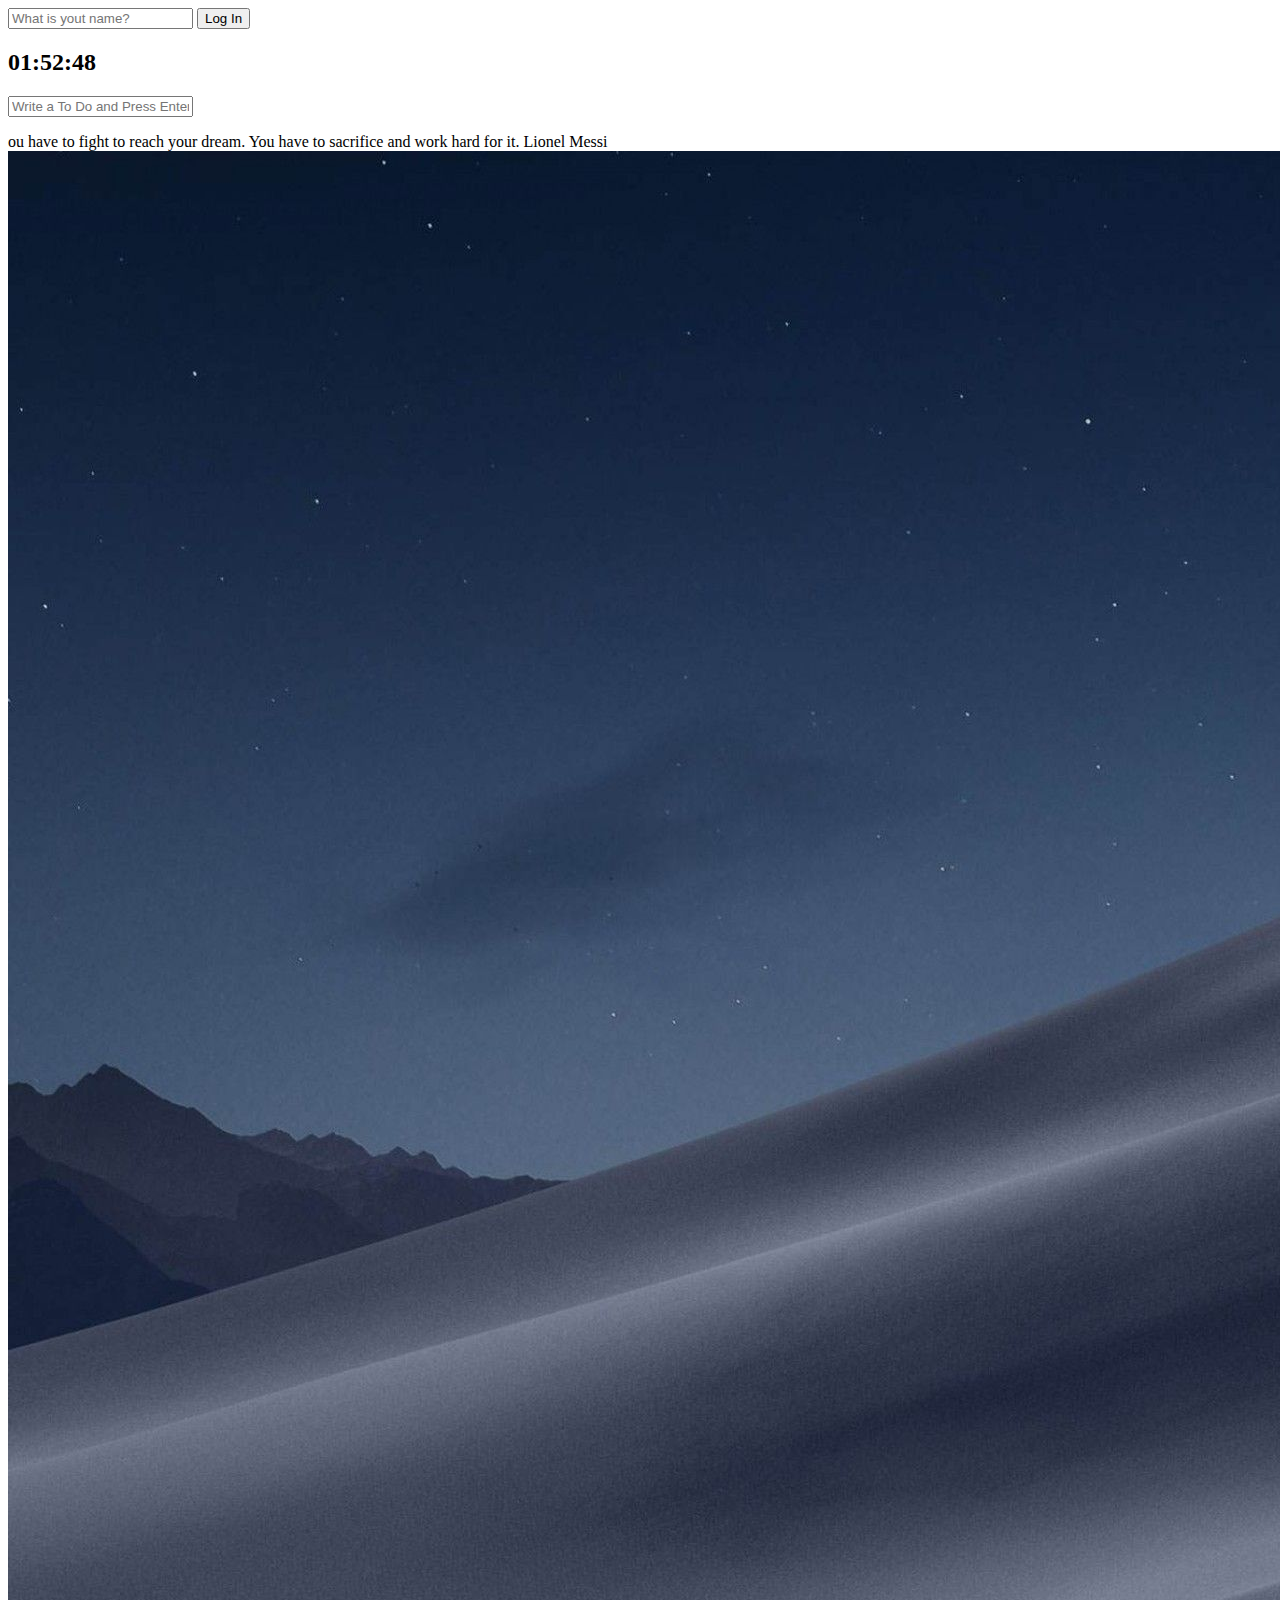
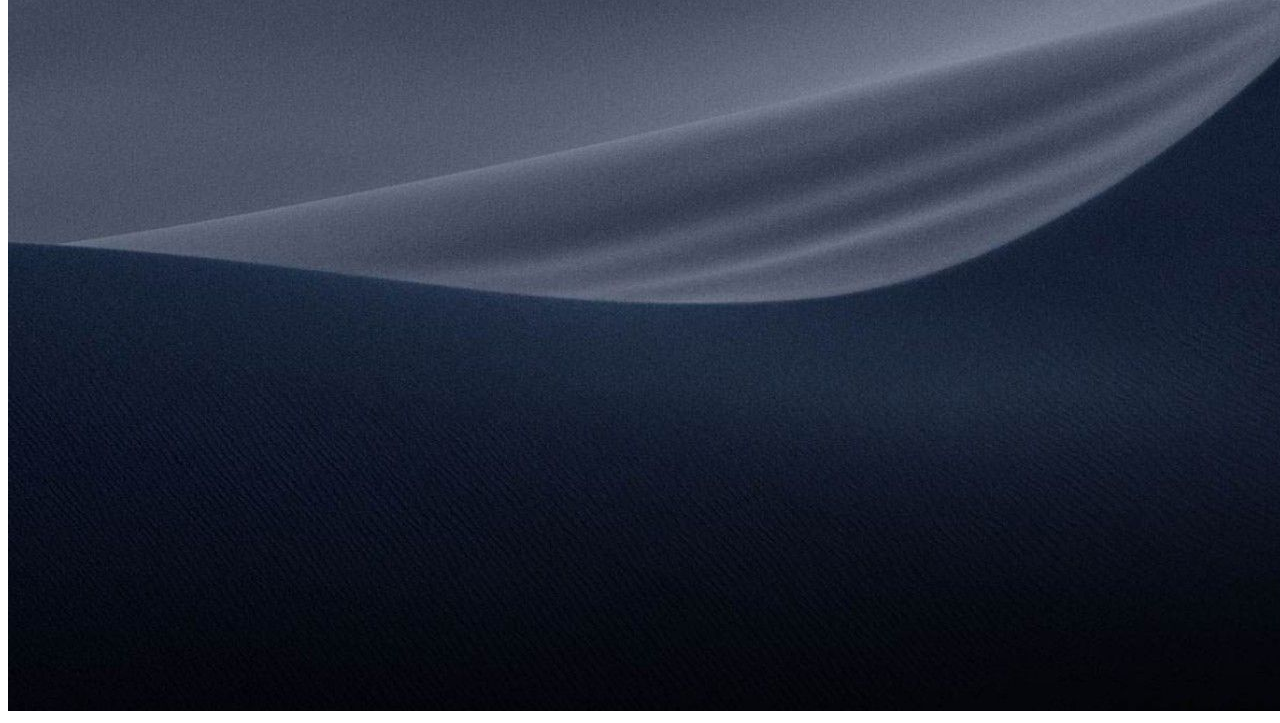
<file: index.html>
<!DOCTYPE html>
<html lang="en">
    <meta charset="utf-8">
    <meta http-equiv="X-UA-Compatible" content="IE-edge"/>
    <meta name="viewport" content="width=device-width, initial-scale=1.0" />
    <link rel="stylesheet" href="css/style.css">
    <head>
        <title>Momontum App</title>
    </head>
    <body>    
    <form class="hidden" id="login-form">
        <input required maxlength="15" type = "text" placeholder="What is yout name?">
        <button>Log In</button>
    </form>
        <h2 id="clock">00:00:00</h2>
        <h1 class="hidden" id="greeting"></h1>
        <form id="todo-form">
            <input type="text" placeholder="Write a To Do and Press Enter" required>
        </form>
        <ul id="todo-list"></ul>
        <div id="quote">
            <span></span>
            <span></span>
        </div>
        <script src="js/greetings.js"></script>
        <script src="js/clock.js"></script>
        <script src="js/quotes.js"></script>
        <script src="js/background.js"></script>
        <script src="js/todo.js"></script>
    </body>
   
</html>
</file>
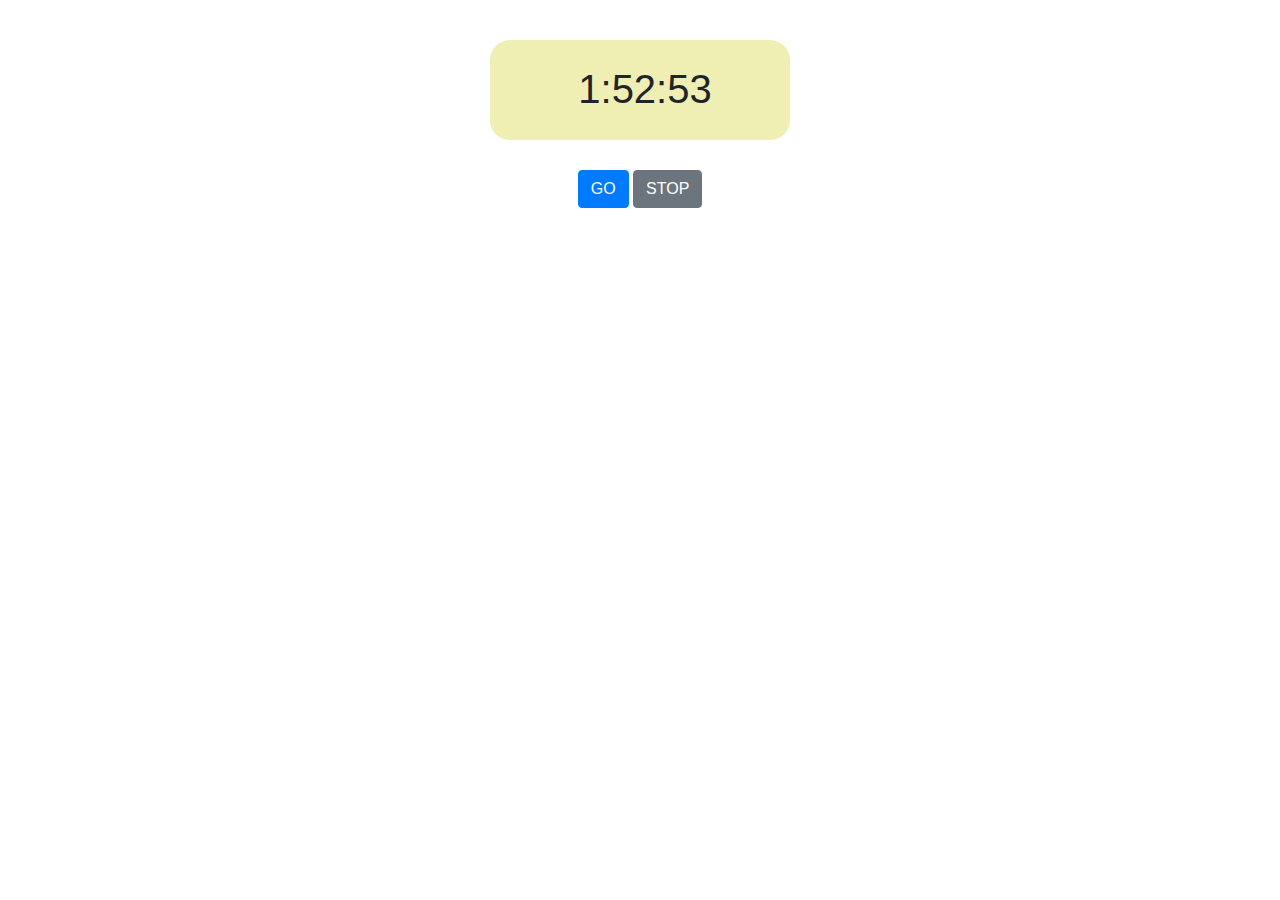
<file: clock/index.html>
<!DOCTYPE html>
<html lang="en">
<head>
    <meta charset="UTF-8">
    <meta http-equiv="X-UA-Compatible" content="IE=edge">
    <meta name="viewport" content="width=device-width, initial-scale=1.0, shrink-to-fit=no">
    <title>Digital Clock Practice</title>
    <link rel="stylesheet" href="styles.css">
    <link rel="stylesheet" href="https://cdn.jsdelivr.net/npm/bootstrap@4.0.0/dist/css/bootstrap.min.css" integrity="sha384-Gn5384xqQ1aoWXA+058RXPxPg6fy4IWvTNh0E263XmFcJlSAwiGgFAW/dAiS6JXm" crossorigin="anonymous">
   
</head>
<body>
    <div class="container">
        <div class="clock">
            <h1 id="time"></h1>
        </div>
        <button type="button" class="btn btn-primary" id="go">GO</button>
        <button type="button" class="btn btn-secondary" id="stop">STOP</button>
    </div>

    <script src="clock.js"></script>
    <script src="https://code.jquery.com/jquery-3.2.1.slim.min.js" integrity="sha384-KJ3o2DKtIkvYIK3UENzmM7KCkRr/rE9/Qpg6aAZGJwFDMVNA/GpGFF93hXpG5KkN" crossorigin="anonymous"></script>
    <script src="https://cdn.jsdelivr.net/npm/popper.js@1.12.9/dist/umd/popper.min.js" integrity="sha384-ApNbgh9B+Y1QKtv3Rn7W3mgPxhU9K/ScQsAP7hUibX39j7fakFPskvXusvfa0b4Q" crossorigin="anonymous"></script>
    <script src="https://cdn.jsdelivr.net/npm/bootstrap@4.0.0/dist/js/bootstrap.min.js" integrity="sha384-JZR6Spejh4U02d8jOt6vLEHfe/JQGiRRSQQxSfFWpi1MquVdAyjUar5+76PVCmYl" crossorigin="anonymous"></script>
</body>
</html>
</file>
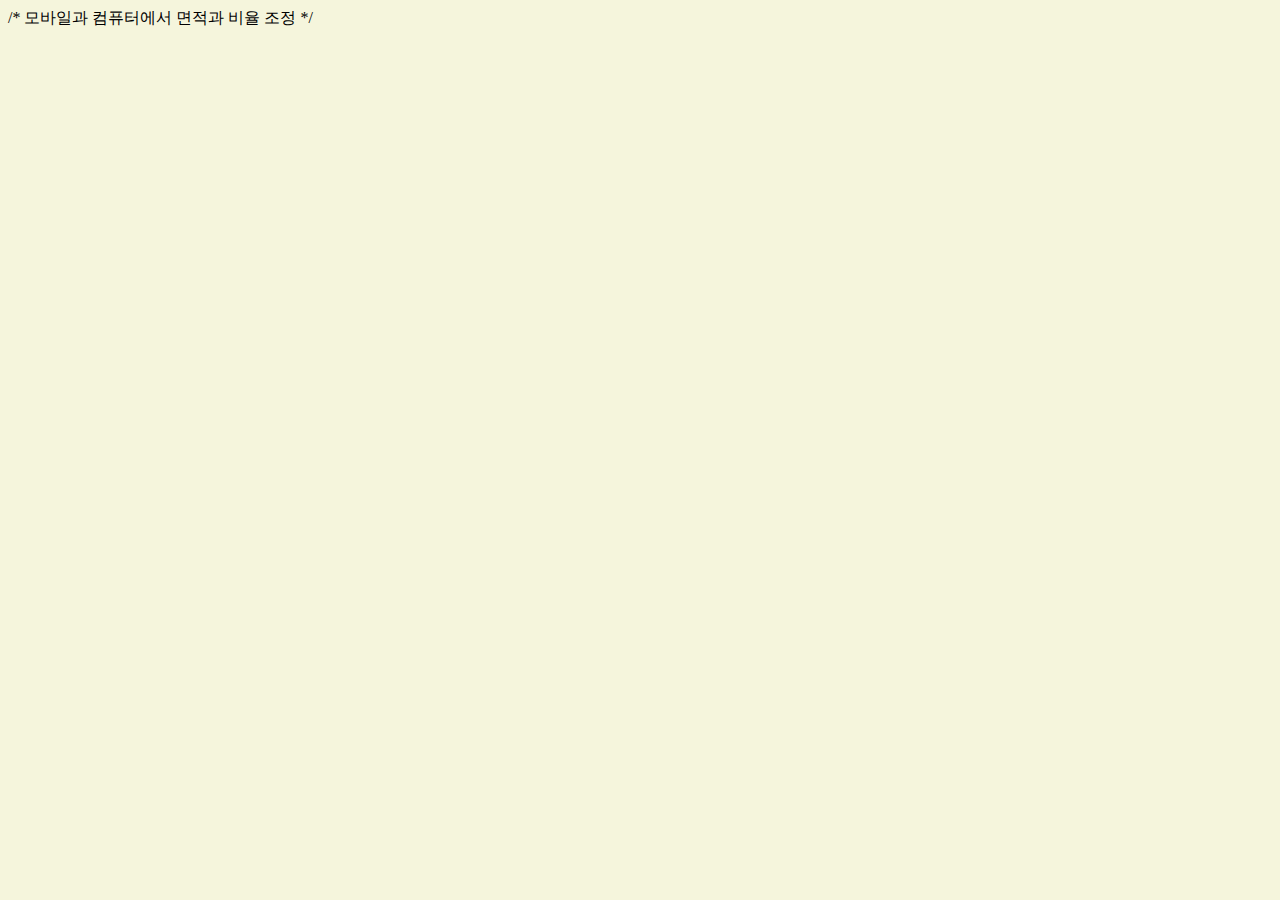
<file: momentum/index.html>
<!DOCTYPE html>
<html lang="en">
    <meta charset="utf-8">
    <meta http-equiv="X-UA-Compatible" content="IE-edge"/>
    <meta name="viewport" content="width=device-width, initial-scale=1.0" /> /* 모바일과 컴퓨터에서 면적과 비율 조정 */
    <link rel="stylesheet" href="style.css">
    <head>
        <title>momontum</title>
    </head>
    <body>
    <script src="app.js"></script>
    </body>
</html>
</file>
<file: css/style.css>
.hidden {
display: none;
}
</file>
<file: clock/styles.css>
html, body {
    margin: 10px;
}

.container {
    text-align: center;
}

.clock {
    box-sizing: border-box;
    width: 300px;
    height: 100px;
    margin: 30px auto;
    background-color: rgb(239, 239, 180);
    border-radius: 20px;
    padding-top: 25px;
    padding-left: 10px;
}


.selector-for-some-widget {
    box-sizing: content-box;
  }
</file>
<file: momentum/style.css>
body{
    background-color: beige;
}
</file>
